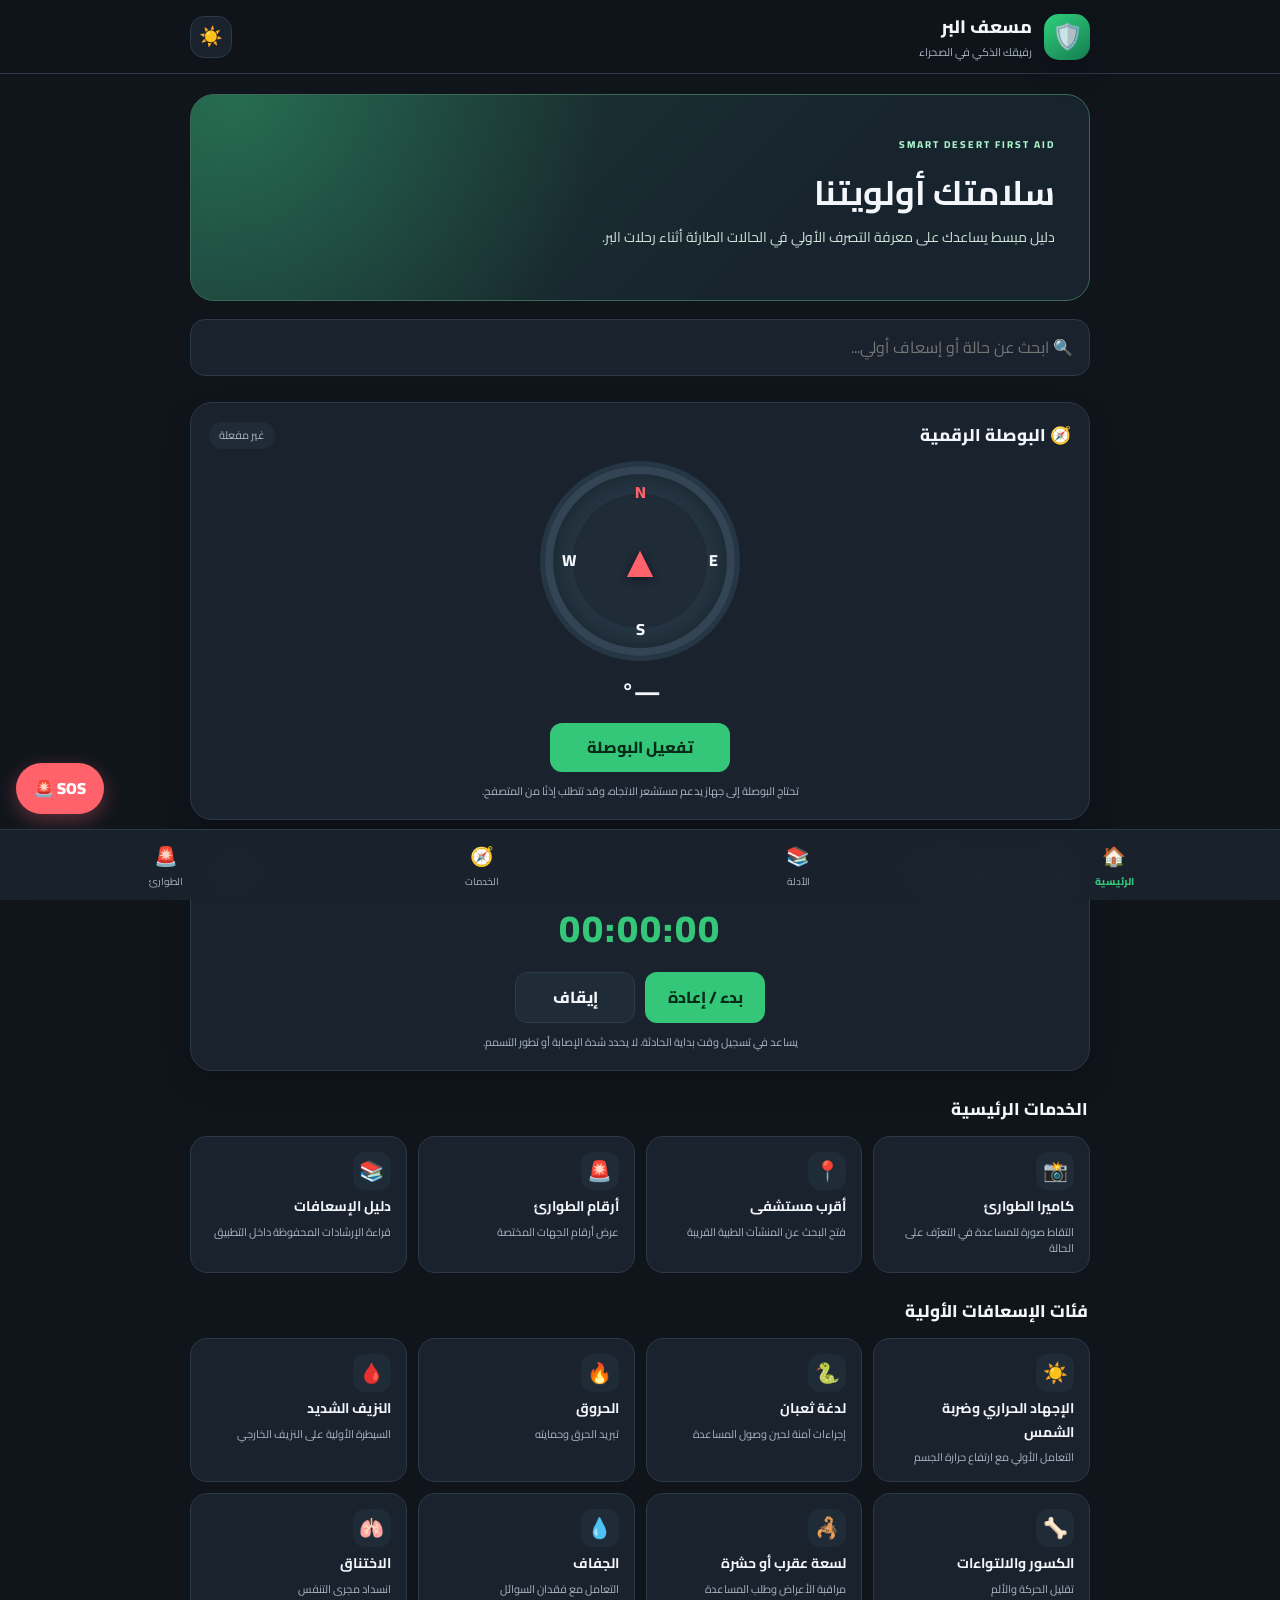
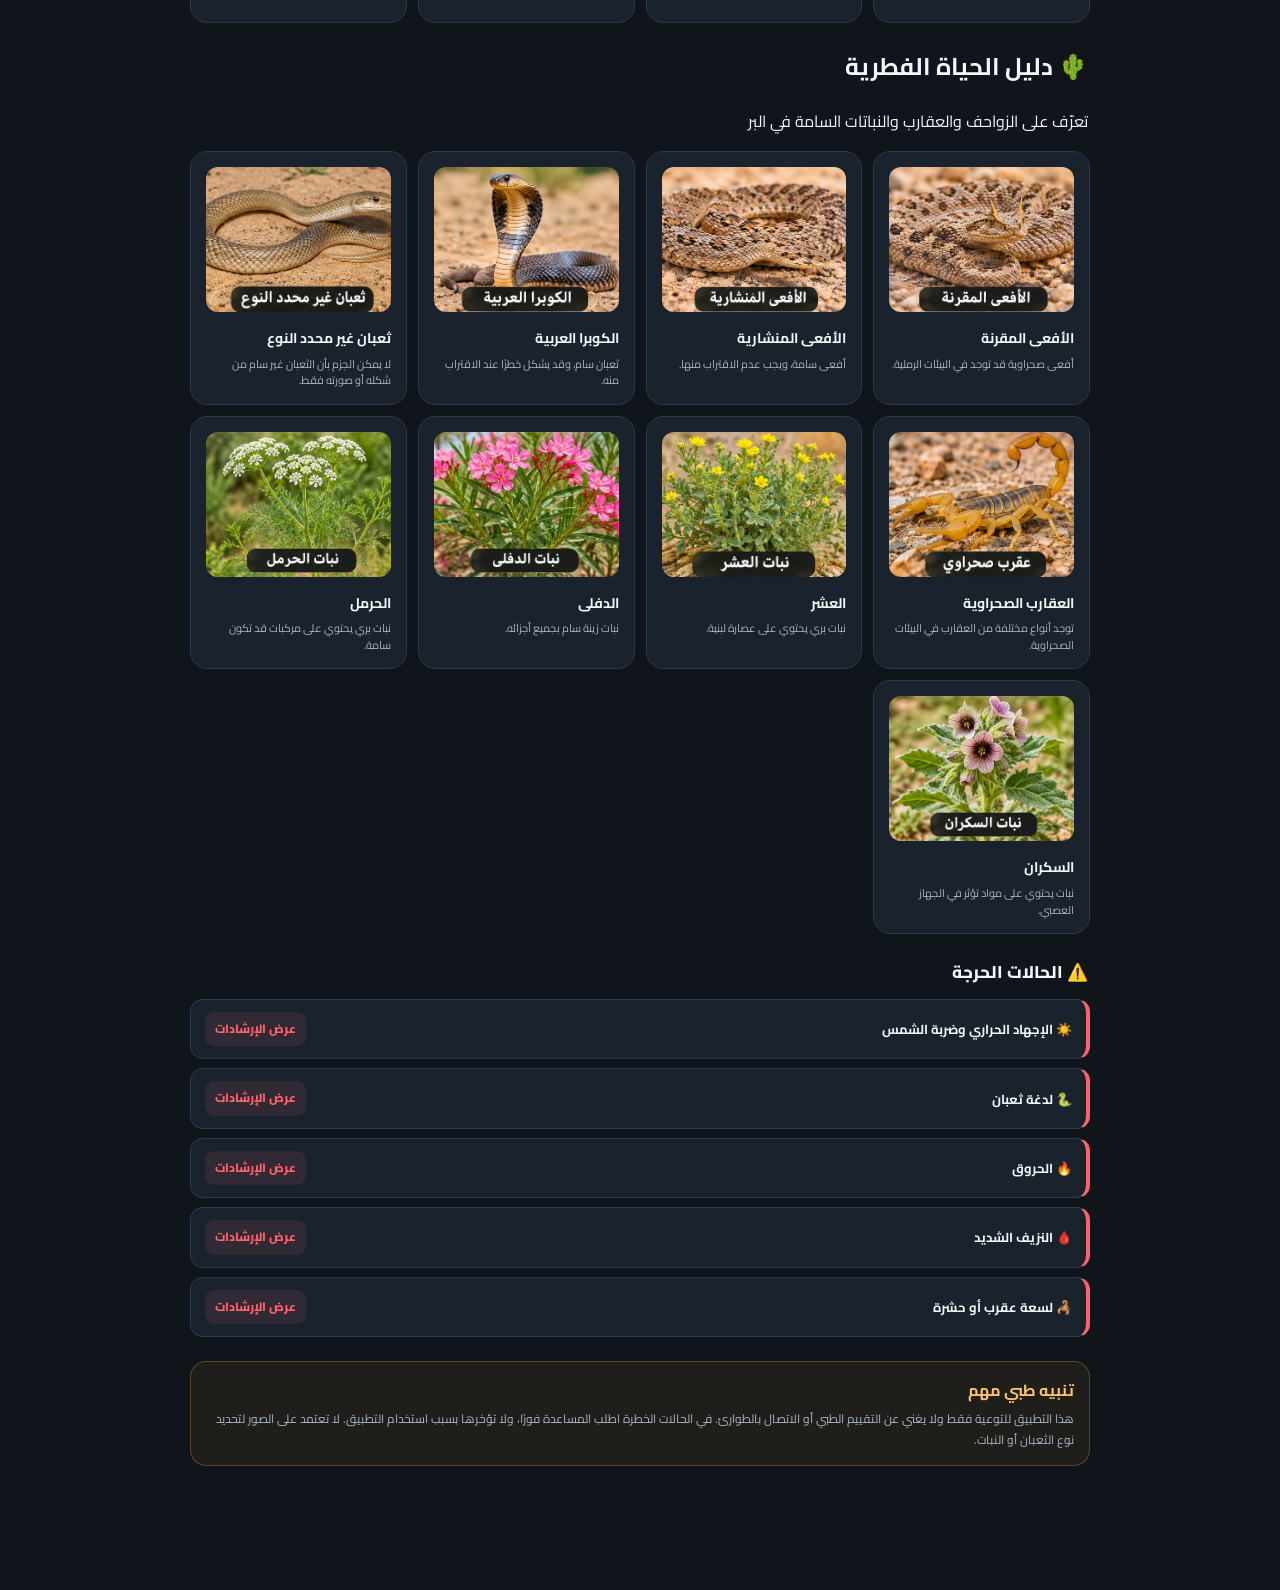
<file: index.html>
<!DOCTYPE html>
<html lang="ar" dir="rtl">
<head>
  <meta charset="UTF-8">
  <meta name="viewport" content="width=device-width, initial-scale=1, viewport-fit=cover">
  <meta name="theme-color" content="#10151c">
  <meta name="description" content="مسعف البر الذكي - دليل الطوارئ والإسعافات الأولية في الرحلات البرية">
  <meta name="apple-mobile-web-app-capable" content="yes">
  <meta name="apple-mobile-web-app-title" content="مسعف البر">
  <meta name="apple-mobile-web-app-status-bar-style" content="black-translucent">
  <title>مسعف البر الذكي</title>

  <link rel="manifest" href="./manifest.json">
  <link rel="icon" href="./icons/icon-192.png">
  <link rel="apple-touch-icon" href="./icons/icon-192.png">
  <link rel="stylesheet" href="./css/style.css">
</head>
<body>

<header class="topbar">
  <a class="brand" href="#home" aria-label="العودة للرئيسية">
    <div class="brand-icon">🛡️</div>
    <div>
      <h1>مسعف البر</h1>
      <p>رفيقك الذكي في الصحراء</p>
    </div>
  </a>
  <button class="icon-button" id="themeButton" aria-label="تغيير المظهر" title="تغيير المظهر">☀️</button>
</header>

<main class="container">

  <section class="welcome" id="home">
    <span class="eyebrow">SMART DESERT FIRST AID</span>
    <h2>سلامتك أولويتنا</h2>
    <p>دليل مبسط يساعدك على معرفة التصرف الأولي في الحالات الطارئة أثناء رحلات البر.</p>
    <button class="install-button" id="installButton" hidden>⬇️ تثبيت التطبيق</button>
  </section>

  <section class="search-section" aria-label="البحث">
    <input id="searchInput" type="search" placeholder="🔍 ابحث عن حالة أو إسعاف أولي..." aria-label="البحث عن دليل إسعافي">
    <div id="searchResults" class="search-results"></div>
  </section>

  <section class="panel compass-panel" id="services">
    <div class="section-title">
      <h3>🧭 البوصلة الرقمية</h3>
      <span class="status" id="compassStatus">غير مفعلة</span>
    </div>
    <div class="compass">
      <div class="compass-ring" id="compassDisc">
        <span class="north">N</span>
        <span class="east">E</span>
        <span class="south">S</span>
        <span class="west">W</span>
        <span class="needle">▲</span>
      </div>
    </div>
    <h2 class="degree" id="compassHeading">—°</h2>
    <button class="primary-button" id="compassButton">تفعيل البوصلة</button>
    <p class="hint">تحتاج البوصلة إلى جهاز يدعم مستشعر الاتجاه، وقد تتطلب إذنًا من المتصفح.</p>
  </section>

  <section class="panel timer-panel">
    <div class="section-title">
      <h3>⏱️ عداد زمن الحادثة</h3>
      <span class="status">مؤقت</span>
    </div>
    <div id="timerDisplay" class="timer">00:00:00</div>
    <div class="button-row">
      <button class="primary-button" id="startTimer">بدء / إعادة</button>
      <button class="secondary-button" id="stopTimer">إيقاف</button>
    </div>
    <p class="hint">يساعد في تسجيل وقت بداية الحادثة. لا يحدد شدة الإصابة أو تطور التسمم.</p>
  </section>

  <section id="serviceSection">
    <div class="section-title section-heading">
      <h3>الخدمات الرئيسية</h3>
    </div>
    <div class="service-grid">
      <button class="service-card" id="cameraButton">
        <span class="service-icon orange">📸</span>
        <strong>كاميرا الطوارئ</strong>
        <small>التقاط صورة للمساعدة في التعرّف على الحالة</small>
      </button>
      <button class="service-card" id="locationButton">
        <span class="service-icon red">📍</span>
        <strong>أقرب مستشفى</strong>
        <small>فتح البحث عن المنشآت الطبية القريبة</small>
      </button>
      <button class="service-card" id="emergencyButton">
        <span class="service-icon red">🚨</span>
        <strong>أرقام الطوارئ</strong>
        <small>عرض أرقام الجهات المختصة</small>
      </button>
      <button class="service-card" id="offlineButton">
        <span class="service-icon green">📚</span>
        <strong>دليل الإسعافات</strong>
        <small>قراءة الإرشادات المحفوظة داخل التطبيق</small>
      </button>
    </div>
  </section>

  <section id="categories">
    <div class="section-title section-heading">
      <h3>فئات الإسعافات الأولية</h3>
    </div>
    <div class="category-grid" id="categoryGrid"></div>
  </section>

<section class="wildlife-section" id="wildlifeSection">
  <div class="section-heading">
    <h2>🌵 دليل الحياة الفطرية</h2>
    <p>تعرّف على الزواحف والعقارب والنباتات السامة في البر</p>
  </div>

  <div class="category-grid" id="wildlifeGrid">
    <!-- ستظهر الأدلة هنا تلقائيًا -->
  </div>
</section>

  <section>
    <div class="section-title section-heading">
      <h3>⚠️ الحالات الحرجة</h3>
    </div>
    <div class="urgent-list" id="urgentList"></div>
  </section>

  <section class="safety-note">
    <strong>تنبيه طبي مهم</strong>
    <p>هذا التطبيق للتوعية فقط ولا يغني عن التقييم الطبي أو الاتصال بالطوارئ. في الحالات الخطرة اطلب المساعدة فورًا، ولا تؤخرها بسبب استخدام التطبيق. لا تعتمد على الصور لتحديد نوع الثعبان أو النبات.</p>
  </section>

</main>

<nav class="bottom-nav" aria-label="التنقل الرئيسي">
  <button class="nav-item active" data-target="home">🏠<span>الرئيسية</span></button>
  <button class="nav-item" data-target="categories">📚<span>الأدلة</span></button>
  <button class="nav-item" data-target="services">🧭<span>الخدمات</span></button>
  <button class="nav-item" id="navEmergency">🚨<span>الطوارئ</span></button>
</nav>

<button class="sos-button" id="sosButton" aria-label="عرض خيارات الطوارئ">SOS 🚨</button>

<input type="file" id="cameraInput" accept="image/*" capture="environment" hidden>

<div class="modal" id="modal" aria-hidden="true">
  <div class="modal-content" role="dialog" aria-modal="true" aria-labelledby="modalTitle">
    <button class="close-button" id="closeModal" aria-label="إغلاق">✕</button>
    <h2 id="modalTitle">التفاصيل</h2>
    <img id="previewImg" alt="الصورة المختارة" hidden>
    <div id="modalContent"></div>
  </div>
</div>

<script src="./js/firstaid.js" defer></script>
<script src="./js/wildlife.js" defer></script>
<script src="./js/app.js" defer></script>

</body>
</html>
</file>
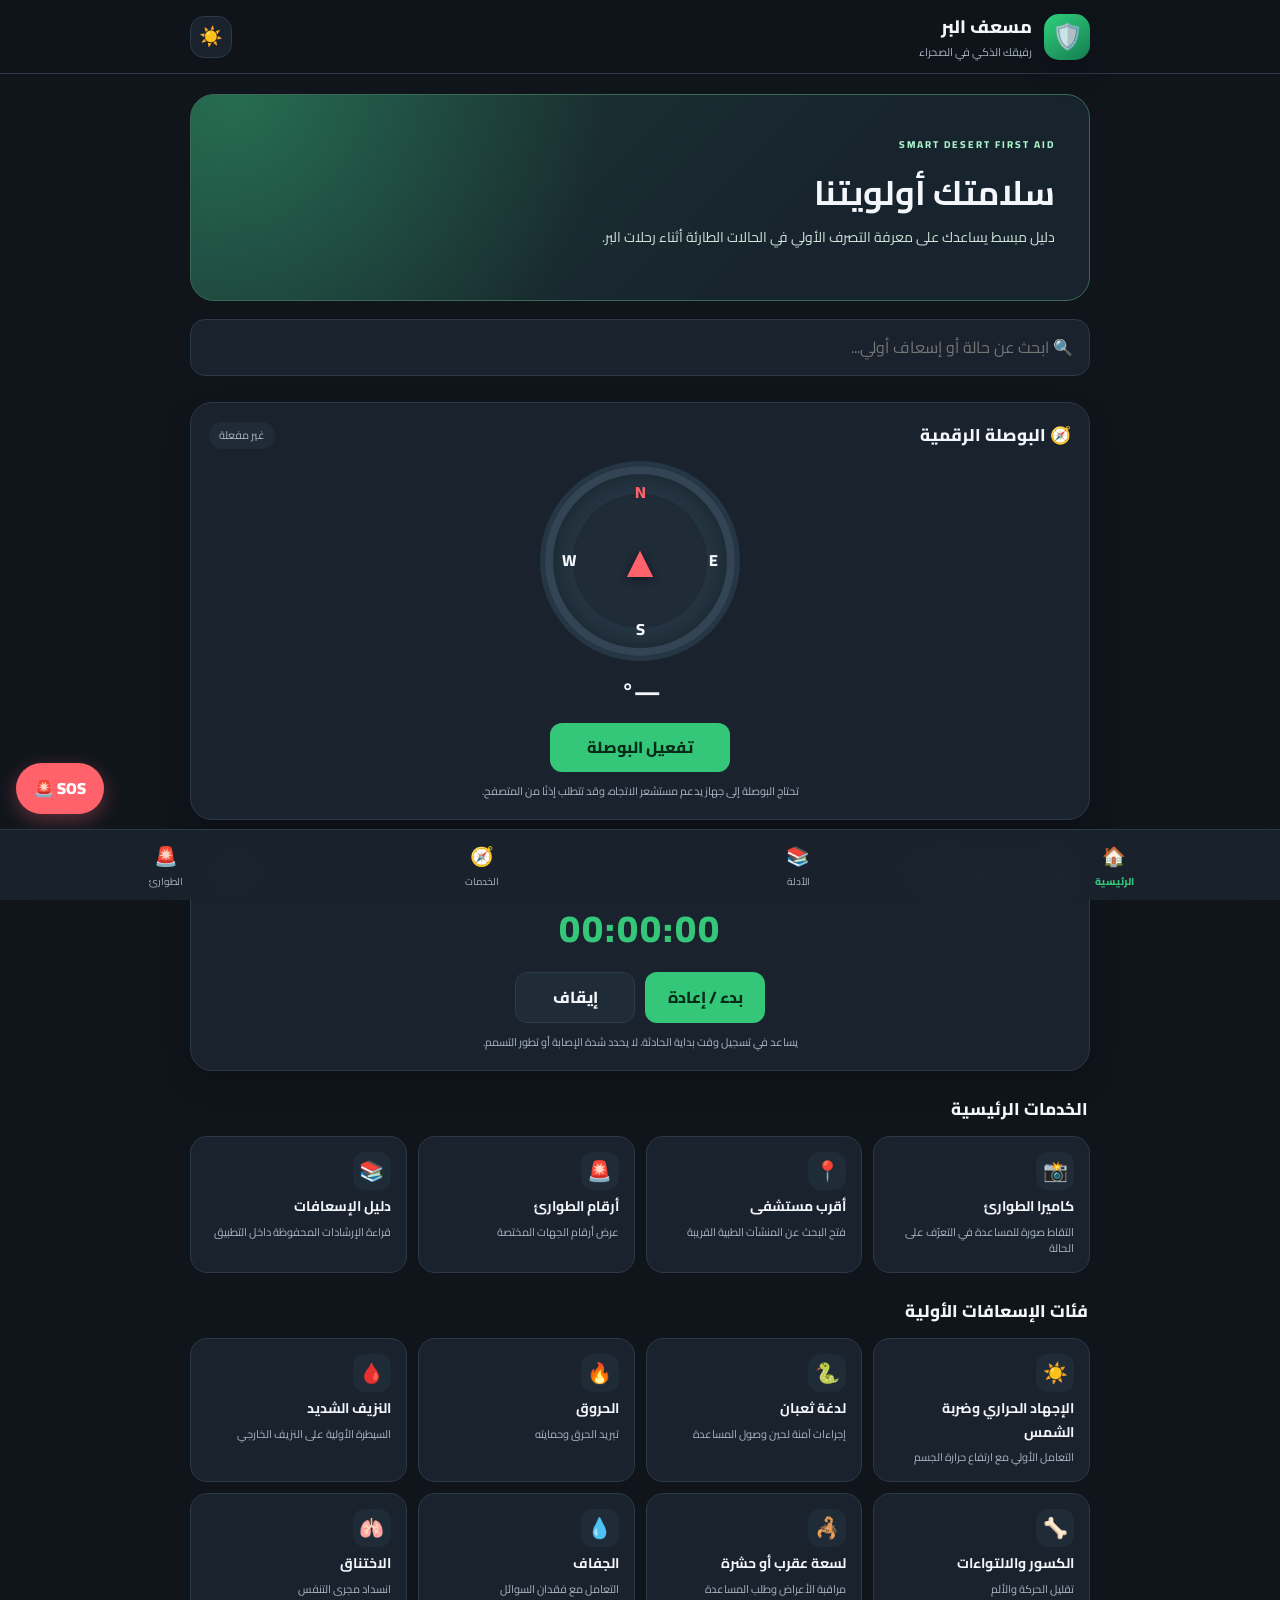
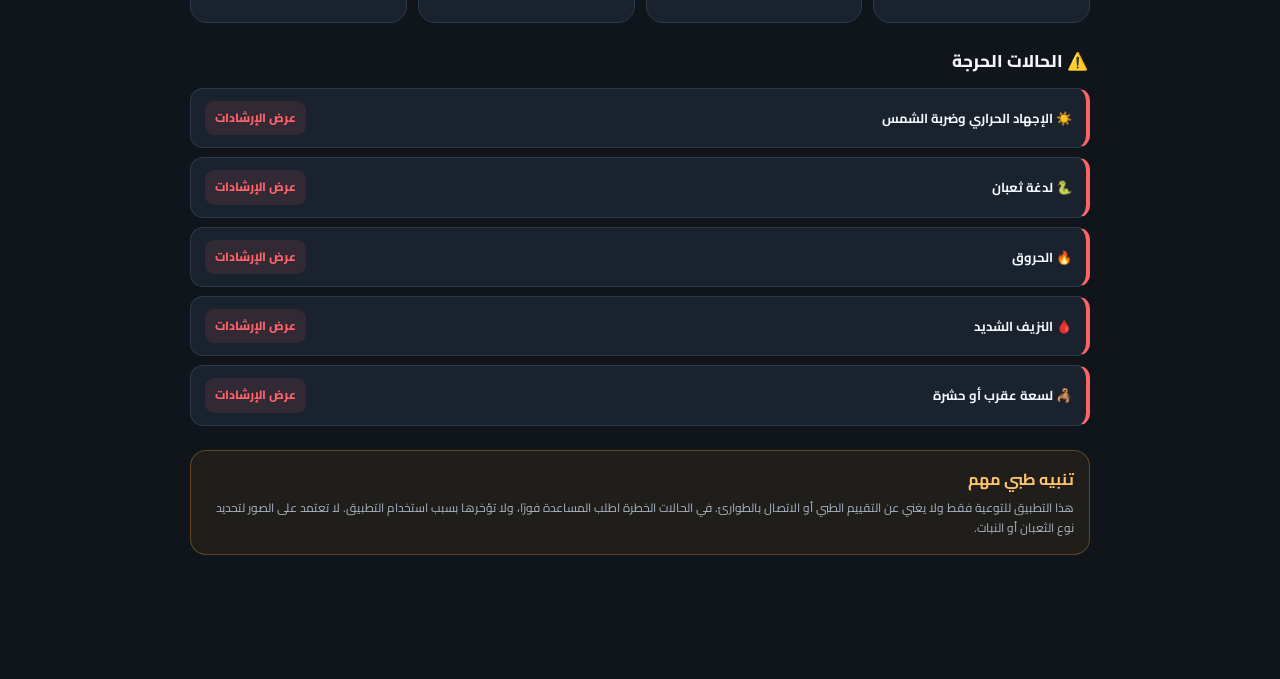
<file: index121.html>
<!DOCTYPE html>
<html lang="ar" dir="rtl">
<head>
  <meta charset="UTF-8">
  <meta name="viewport" content="width=device-width, initial-scale=1, viewport-fit=cover">
  <meta name="theme-color" content="#10151c">
  <meta name="description" content="مسعف البر الذكي - دليل الطوارئ والإسعافات الأولية في الرحلات البرية">
  <meta name="apple-mobile-web-app-capable" content="yes">
  <meta name="apple-mobile-web-app-title" content="مسعف البر">
  <meta name="apple-mobile-web-app-status-bar-style" content="black-translucent">
  <title>مسعف البر الذكي</title>

  <link rel="manifest" href="./manifest.json">
  <link rel="icon" href="./icons/icon-192.png">
  <link rel="apple-touch-icon" href="./icons/icon-192.png">
  <link rel="stylesheet" href="./css/style.css">
</head>
<body>

<header class="topbar">
  <a class="brand" href="#home" aria-label="العودة للرئيسية">
    <div class="brand-icon">🛡️</div>
    <div>
      <h1>مسعف البر</h1>
      <p>رفيقك الذكي في الصحراء</p>
    </div>
  </a>
  <button class="icon-button" id="themeButton" aria-label="تغيير المظهر" title="تغيير المظهر">☀️</button>
</header>

<main class="container">

  <section class="welcome" id="home">
    <span class="eyebrow">SMART DESERT FIRST AID</span>
    <h2>سلامتك أولويتنا</h2>
    <p>دليل مبسط يساعدك على معرفة التصرف الأولي في الحالات الطارئة أثناء رحلات البر.</p>
    <button class="install-button" id="installButton" hidden>⬇️ تثبيت التطبيق</button>
  </section>

  <section class="search-section" aria-label="البحث">
    <input id="searchInput" type="search" placeholder="🔍 ابحث عن حالة أو إسعاف أولي..." aria-label="البحث عن دليل إسعافي">
    <div id="searchResults" class="search-results"></div>
  </section>

  <section class="panel compass-panel" id="services">
    <div class="section-title">
      <h3>🧭 البوصلة الرقمية</h3>
      <span class="status" id="compassStatus">غير مفعلة</span>
    </div>
    <div class="compass">
      <div class="compass-ring" id="compassDisc">
        <span class="north">N</span>
        <span class="east">E</span>
        <span class="south">S</span>
        <span class="west">W</span>
        <span class="needle">▲</span>
      </div>
    </div>
    <h2 class="degree" id="compassHeading">—°</h2>
    <button class="primary-button" id="compassButton">تفعيل البوصلة</button>
    <p class="hint">تحتاج البوصلة إلى جهاز يدعم مستشعر الاتجاه، وقد تتطلب إذنًا من المتصفح.</p>
  </section>

  <section class="panel timer-panel">
    <div class="section-title">
      <h3>⏱️ عداد زمن الحادثة</h3>
      <span class="status">مؤقت</span>
    </div>
    <div id="timerDisplay" class="timer">00:00:00</div>
    <div class="button-row">
      <button class="primary-button" id="startTimer">بدء / إعادة</button>
      <button class="secondary-button" id="stopTimer">إيقاف</button>
    </div>
    <p class="hint">يساعد في تسجيل وقت بداية الحادثة. لا يحدد شدة الإصابة أو تطور التسمم.</p>
  </section>

  <section id="serviceSection">
    <div class="section-title section-heading">
      <h3>الخدمات الرئيسية</h3>
    </div>
    <div class="service-grid">
      <button class="service-card" id="cameraButton">
        <span class="service-icon orange">📸</span>
        <strong>كاميرا الطوارئ</strong>
        <small>التقاط صورة للمساعدة في التعرّف على الحالة</small>
      </button>
      <button class="service-card" id="locationButton">
        <span class="service-icon red">📍</span>
        <strong>أقرب مستشفى</strong>
        <small>فتح البحث عن المنشآت الطبية القريبة</small>
      </button>
      <button class="service-card" id="emergencyButton">
        <span class="service-icon red">🚨</span>
        <strong>أرقام الطوارئ</strong>
        <small>عرض أرقام الجهات المختصة</small>
      </button>
      <button class="service-card" id="offlineButton">
        <span class="service-icon green">📚</span>
        <strong>دليل الإسعافات</strong>
        <small>قراءة الإرشادات المحفوظة داخل التطبيق</small>
      </button>
    </div>
  </section>

  <section id="categories">
    <div class="section-title section-heading">
      <h3>فئات الإسعافات الأولية</h3>
    </div>
    <div class="category-grid" id="categoryGrid"></div>
  </section>

  <section>
    <div class="section-title section-heading">
      <h3>⚠️ الحالات الحرجة</h3>
    </div>
    <div class="urgent-list" id="urgentList"></div>
  </section>

  <section class="safety-note">
    <strong>تنبيه طبي مهم</strong>
    <p>هذا التطبيق للتوعية فقط ولا يغني عن التقييم الطبي أو الاتصال بالطوارئ. في الحالات الخطرة اطلب المساعدة فورًا، ولا تؤخرها بسبب استخدام التطبيق. لا تعتمد على الصور لتحديد نوع الثعبان أو النبات.</p>
  </section>

</main>

<nav class="bottom-nav" aria-label="التنقل الرئيسي">
  <button class="nav-item active" data-target="home">🏠<span>الرئيسية</span></button>
  <button class="nav-item" data-target="categories">📚<span>الأدلة</span></button>
  <button class="nav-item" data-target="services">🧭<span>الخدمات</span></button>
  <button class="nav-item" id="navEmergency">🚨<span>الطوارئ</span></button>
</nav>

<button class="sos-button" id="sosButton" aria-label="عرض خيارات الطوارئ">SOS 🚨</button>

<input type="file" id="cameraInput" accept="image/*" capture="environment" hidden>

<div class="modal" id="modal" aria-hidden="true">
  <div class="modal-content" role="dialog" aria-modal="true" aria-labelledby="modalTitle">
    <button class="close-button" id="closeModal" aria-label="إغلاق">✕</button>
    <h2 id="modalTitle">التفاصيل</h2>
    <img id="previewImg" alt="الصورة المختارة" hidden>
    <div id="modalContent"></div>
  </div>
</div>

<script src="./js/firstaid.js" defer></script>
<script src="./js/app.js" defer></script>

</body>
</html>
</file>
<file: css/style.css>
@import url('https://fonts.googleapis.com/css2?family=Cairo:wght@400;500;600;700;800&display=swap');

:root {
  --bg: #10151c;
  --surface: #1a222d;
  --surface2: #202b38;
  --text: #f3f6fa;
  --muted: #aab6c4;
  --green: #35c779;
  --green-dark: #1d9d5b;
  --red: #ff626b;
  --orange: #ffad55;
  --border: #2c3948;
  --shadow: 0 12px 30px #0003;
}

* {
  box-sizing: border-box;
}

html {
  scroll-behavior: smooth;
  scroll-padding-top: 90px;
}

body {
  margin: 0;
  background: var(--bg);
  color: var(--text);
  font-family: "Cairo", Tahoma, Arial, sans-serif;
  line-height: 1.7;
  padding-bottom: 100px;
  transition: background .2s, color .2s;
}

body.light {
  --bg: #f2f5f8;
  --surface: #fff;
  --surface2: #edf2f6;
  --text: #17212b;
  --muted: #657383;
  --border: #dce4eb;
  --shadow: 0 12px 28px #23334412;
}

button,
input {
  font: inherit;
}

button {
  cursor: pointer;
}

.topbar {
  position: sticky;
  top: 0;
  z-index: 10;
  display: flex;
  align-items: center;
  justify-content: space-between;
  padding: 12px max(18px, calc((100% - 900px) / 2));
  background: color-mix(in srgb, var(--bg) 90%, transparent);
  backdrop-filter: blur(16px);
  border-bottom: 1px solid var(--border);
}

.brand {
  display: flex;
  align-items: center;
  gap: 12px;
  color: inherit;
  text-decoration: none;
}

.brand-icon {
  width: 46px;
  height: 46px;
  border-radius: 15px;
  background: linear-gradient(145deg, #2ed17d, #167c50);
  display: grid;
  place-items: center;
  font-size: 25px;
  box-shadow: var(--shadow);
}

.brand h1 {
  font-size: 18px;
  margin: 0;
  font-weight: 800;
}

.brand p {
  font-size: 11px;
  color: var(--muted);
  margin: 0;
}

.icon-button {
  width: 42px;
  height: 42px;
  border: 1px solid var(--border);
  border-radius: 14px;
  background: var(--surface);
  color: var(--text);
  font-size: 19px;
}

.container {
  width: min(900px, calc(100% - 28px));
  margin: 20px auto 0;
}

.welcome {
  padding: 26px 22px;
  border-radius: 24px;
  background: radial-gradient(circle at 5% 0%, #38d18b55, transparent 42%), linear-gradient(135deg, #1d3b35, #17232d 70%);
  border: 1px solid #3a6955;
}

.eyebrow {
  font-size: 10px;
  letter-spacing: 2px;
  color: #a9f1c9;
  font-weight: 800;
}

.welcome h2 {
  font-size: 28px;
  margin: 8px 0 4px;
}

.welcome p {
  color: #d2e5dc;
  margin: 0 0 16px;
  font-size: 14px;
  max-width: 560px;
}

.install-button {
  border: 0;
  border-radius: 12px;
  background: #fff;
  color: #17613f;
  padding: 10px 18px;
  font-weight: 800;
}

.search-section {
  margin: 18px 0;
}

.search-section input {
  width: 100%;
  background: var(--surface);
  border: 1px solid var(--border);
  border-radius: 15px;
  padding: 14px 16px;
  color: var(--text);
  outline: none;
}

.search-section input:focus {
  border-color: var(--green);
}

.search-results {
  display: grid;
  gap: 8px;
  margin-top: 8px;
}

.search-result {
  background: var(--surface2);
  border: 1px solid var(--border);
  border-radius: 12px;
  padding: 10px 13px;
  text-align: right;
  color: var(--text);
}

.panel {
  background: var(--surface);
  border: 1px solid var(--border);
  border-radius: 22px;
  padding: 18px;
  margin: 16px 0;
  box-shadow: var(--shadow);
}

.section-title {
  display: flex;
  justify-content: space-between;
  align-items: center;
  gap: 10px;
}

.section-title h3 {
  font-size: 17px;
  margin: 0;
  font-weight: 800;
}

.section-heading {
  margin: 24px 2px 12px;
}

.status {
  font-size: 11px;
  color: var(--muted);
  background: var(--surface2);
  padding: 4px 10px;
  border-radius: 30px;
}

.compass {
  display: grid;
  place-items: center;
  padding: 16px;
}

.compass-ring {
  width: 190px;
  height: 190px;
  border-radius: 50%;
  border: 8px solid #334454;
  background: radial-gradient(circle, var(--surface2) 0 54%, #243441 55% 100%);
  position: relative;
  box-shadow: inset 0 0 20px #0005, 0 0 0 5px #263644;
}

.compass-ring span {
  position: absolute;
  font-weight: 800;
}

.north {
  top: 5px;
  left: 50%;
  transform: translateX(-50%);
  color: var(--red);
}

.south {
  bottom: 5px;
  left: 50%;
  transform: translateX(-50%);
}

.east {
  right: 9px;
  top: 50%;
  transform: translateY(-50%);
}

.west {
  left: 9px;
  top: 50%;
  transform: translateY(-50%);
}

.needle {
  left: 50%;
  top: 50%;
  transform: translate(-50%, -50%);
  font-size: 45px;
  color: var(--red);
  text-shadow: 0 2px 8px #0008;
}

.degree {
  text-align: center;
  margin: 0 0 10px;
  font-size: 24px;
}

.primary-button,
.secondary-button {
  border: 0;
  border-radius: 12px;
  padding: 11px 16px;
  font-weight: 800;
}

.primary-button {
  background: var(--green);
  color: #062b19;
}

.secondary-button {
  background: var(--surface2);
  color: var(--text);
  border: 1px solid var(--border);
}

.compass-panel > .primary-button {
  display: block;
  margin: auto;
  min-width: 180px;
}

.hint {
  font-size: 11px;
  color: var(--muted);
  text-align: center;
  margin: 10px 0 0;
}

.timer {
  text-align: center;
  font-size: 38px;
  font-weight: 800;
  letter-spacing: 2px;
  padding: 12px 0;
  color: var(--green);
  font-variant-numeric: tabular-nums;
}

.button-row {
  display: flex;
  gap: 10px;
  justify-content: center;
}

.button-row button {
  min-width: 120px;
}

.service-grid,
.category-grid {
  display: grid;
  grid-template-columns: repeat(2, minmax(0, 1fr));
  gap: 11px;
}

.service-card,
.category-card {
  background: var(--surface);
  border: 1px solid var(--border);
  border-radius: 17px;
  padding: 15px;
  text-align: right;
  color: var(--text);
  display: flex;
  flex-direction: column;
  align-items: flex-start;
  gap: 5px;
  min-height: 130px;
  transition: transform .15s, border-color .15s;
}

.service-card:active,
.category-card:active {
  transform: scale(.98);
}

.service-card:hover,
.category-card:hover {
  border-color: var(--green);
}

.service-icon {
  width: 38px;
  height: 38px;
  border-radius: 12px;
  display: grid;
  place-items: center;
  font-size: 20px;
  background: var(--surface2);
}

.orange {
  color: var(--orange);
}

.red {
  color: var(--red);
}

.green {
  color: var(--green);
}

.service-card strong,
.category-card strong {
  font-size: 14px;
}

.service-card small,
.category-card small {
  font-size: 11px;
  color: var(--muted);
  line-height: 1.5;
}

.urgent-list {
  display: grid;
  gap: 9px;
}

.urgent-item {
  display: flex;
  justify-content: space-between;
  align-items: center;
  gap: 10px;
  background: var(--surface);
  border: 1px solid var(--border);
  border-right: 4px solid var(--red);
  padding: 12px 14px;
  border-radius: 13px;
}

.urgent-item strong {
  font-size: 13px;
}

.urgent-item button {
  border: 0;
  background: #ff626b1a;
  color: var(--red);
  padding: 7px 10px;
  border-radius: 9px;
  font-size: 12px;
  font-weight: 800;
}

.safety-note {
  margin: 24px 0;
  background: #8c5a1422;
  border: 1px solid #bd842d66;
  border-radius: 16px;
  padding: 15px;
}

.safety-note strong {
  color: #ffc36e;
}

.safety-note p {
  font-size: 12px;
  color: var(--muted);
  margin: 5px 0 0;
}

.bottom-nav {
  position: fixed;
  bottom: 0;
  left: 0;
  right: 0;
  z-index: 12;
  display: flex;
  justify-content: space-around;
  padding: 9px 8px calc(9px + env(safe-area-inset-bottom));
  background: color-mix(in srgb, var(--surface) 94%, transparent);
  border-top: 1px solid var(--border);
  backdrop-filter: blur(16px);
}

.nav-item {
  border: 0;
  background: transparent;
  color: var(--muted);
  display: flex;
  flex-direction: column;
  align-items: center;
  gap: 1px;
  font-size: 19px;
  min-width: 62px;
}

.nav-item span {
  font-size: 10px;
}

.nav-item.active {
  color: var(--green);
  font-weight: 800;
}

.sos-button {
  position: fixed;
  bottom: 86px;
  left: 16px;
  z-index: 11;
  border: 0;
  border-radius: 50px;
  background: var(--red);
  color: #fff;
  padding: 12px 18px;
  font-weight: 900;
  box-shadow: 0 6px 20px #ff626b55;
}

.modal {
  position: fixed;
  inset: 0;
  z-index: 30;
  background: #0009;
  display: none;
  align-items: flex-end;
  justify-content: center;
  padding: 15px;
}

.modal.show {
  display: flex;
}

.modal-content {
  width: min(600px, 100%);
  max-height: 85vh;
  overflow: auto;
  background: var(--surface);
  border: 1px solid var(--border);
  border-radius: 22px;
  padding: 22px;
  position: relative;
  box-shadow: var(--shadow);
}

.modal-content h2 {
  font-size: 20px;
  margin: 0 35px 14px 0;
}

.close-button {
  position: absolute;
  left: 14px;
  top: 14px;
  border: 0;
  background: var(--surface2);
  color: var(--text);
  border-radius: 10px;
  width: 34px;
  height: 34px;
}

.modal-content p,
.modal-content li {
  font-size: 13px;
  color: var(--muted);
}

.modal-content ul {
  padding-right: 22px;
}

.modal-content img {
  max-width: 100%;
  max-height: 260px;
  display: block;
  margin: 12px auto;
  border-radius: 12px;
}

.call-list {
  display: grid;
  gap: 9px;
}

.call-row {
  display: flex;
  justify-content: space-between;
  align-items: center;
  background: var(--surface2);
  padding: 10px 12px;
  border-radius: 12px;
}

.call-row a {
  color: var(--green);
  font-weight: 800;
  text-decoration: none;
  direction: ltr;
}

.empty {
  color: var(--muted);
  font-size: 13px;
  padding: 12px;
  text-align: center;
}

@media (min-width: 650px) {
  .service-grid,
  .category-grid {
    grid-template-columns: repeat(4, minmax(0, 1fr));
  }

  .welcome {
    padding: 34px;
  }

  .welcome h2 {
    font-size: 34px;
  }

  .modal {
    align-items: center;
  }
}

@media (max-width: 380px) {
  .container {
    width: calc(100% - 20px);
  }

  .service-card {
    padding: 12px;
  }

  .timer {
    font-size: 32px;
  }
}

/* ضبط صور دليل الحياة الفطرية */
.wildlife-card {
  overflow: hidden;
}

.wildlife-card .wildlife-image {
  display: block;
  width: 100%;
  height: 145px;
  object-fit: cover;
  border-radius: 12px;
  margin: 0 auto 10px;
}

/* ضبط الصور على الجوال */
@media (max-width: 600px) {
  .wildlife-card .wildlife-image {
    height: 120px;
  }
}
</file>
